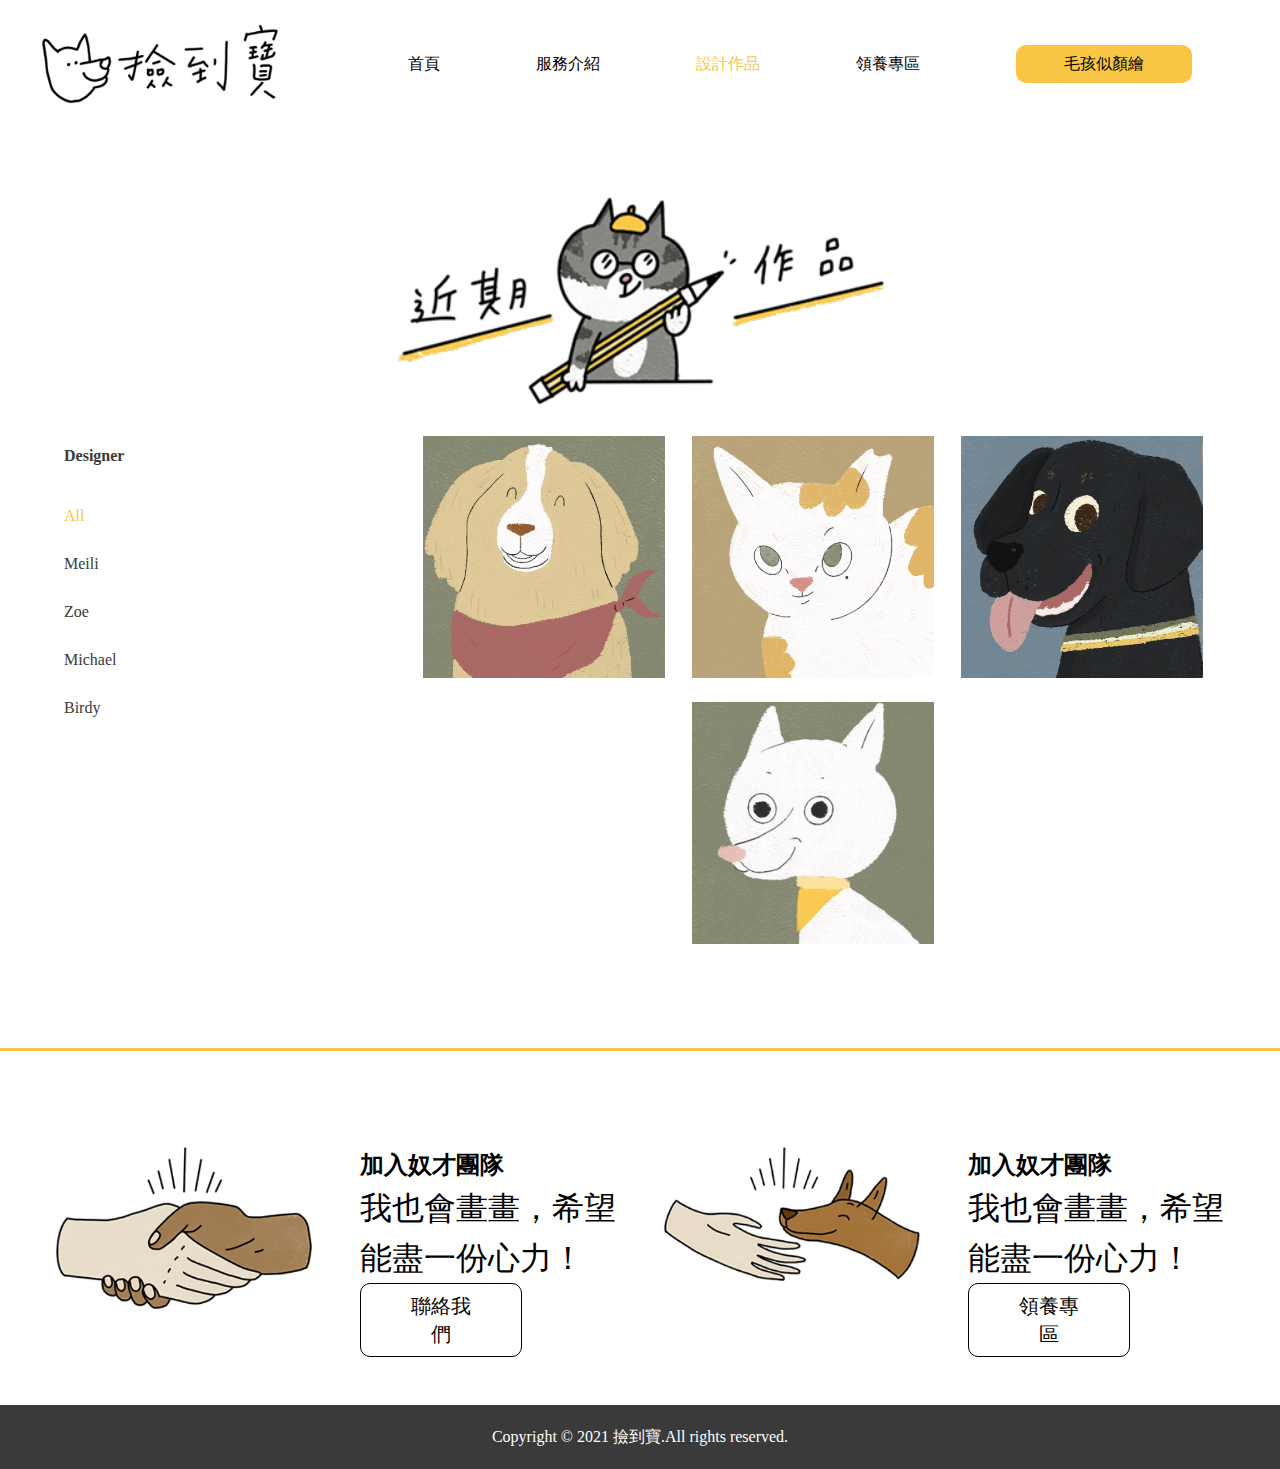
<file: design.html>
<!DOCTYPE html>
<html lang="en">
<head>
    <meta charset="UTF-8">
    <meta http-equiv="X-UA-Compatible" content="IE=edge">
    <meta name="viewport" content="width=device-width, initial-scale=1.0">
    <title>設計作品</title>
    <script src="https://ajax.googleapis.com/ajax/libs/jquery/3.6.1/jquery.min.js"></script>
    <link href="./css/style.css" rel="stylesheet">
    <link href="./css/design.css" rel="stylesheet">
</head>
<body>
    <div class="wrap">
        <div class="nav">
            <img src="./images/logo@2x.png" alt="" class="my-3">
            <ul>
                <li class="item mx-6">
                    <a class="item none-decoration" href="./index.html">首頁</a>
                </li>
                <li class="item mx-6">服務介紹</li>
                <li class="item mx-6">
                    <a class="item none-decoration active" href="./design.html">設計作品</a>
                </li>
                <li class="item mx-6">領養專區</li>
                <li class="button bg-yellow mx-6">毛孩似顏繪</li>
            </ul>
        </div>

        <div class="main">
            <div class="portfolio mb-10 mt-5">
                <img src="./images/title01@2x.png" alt="">
                <div class="content">
                    <div class="banner">
                        <ul>
                            <li class="mb-3 title">Designer</li>
                            <div class="member">
                                <li class="mb-2 active">All</li>
                                <li class="mb-2">Meili</li>
                                <li class="mb-2">Zoe</li>
                                <li class="mb-2">Michael</li>
                                <li class="mb-2">Birdy</li>
                            </div>
                        </ul>
                    </div>
                    <div class="col">
                        <ul>
                            <li>
                                <img id="img1" src="./images/05.png" alt="">
                                <span class="hover-text">
                                    <p>designer</p>
                                    <p class="name">Meili</p>
                                </span>
                            </li>
                            <li>
                                <img id="img2" src="./images/07.png" alt="">
                                <span class="hover-text">
                                    <p>designer</p>
                                    <p class="name">Meili</p>
                                </span>
                            </li>
                            <li>
                                <img id="img3" src="./images/06.png" alt="">
                                <span class="hover-text">
                                    <p>designer</p>
                                    <p class="name">Meili</p>
                                </span>
                            </li>
                            <li>
                                <img id="img4" src="./images/Michael@2x.png" alt="">
                                <span class="hover-text">
                                    <p>designer</p>
                                    <p class="name">Meili</p>
                                </span>
                            </li>
                        </ul>
                    </div>
                </div>


            </div>
        </div>

        <div class="footer">
            <div class="join">
                <div class="container py-6">
                    <div class="col">
                        <img class="img1" src="./images/link01@2x.png" alt="">
                    </div>
                    <div class="col">
                        <p class="title">加入奴才團隊</p>
                        <p class="content">我也會畫畫，希望能盡一份心力！</p>
                        <div class="button border-black">聯絡我們</div>
                    </div>
                    <div class="col">
                        <img class="img2" src="./images/link02@2x.png" alt="">
                    </div>
                    <div class="col">
                        <p class="title">加入奴才團隊</p>
                        <p class="content">我也會畫畫，希望能盡一份心力！</p>
                        <div class="button border-black">領養專區</div>
                    </div>
                </div>
            </div>
            <div class="copyright py-3">
                Copyright © 2021 撿到寶.All rights reserved.
            </div>
        </div>
    </div>
</body>
</html>
</file>
<file: css/design.css>
/* design page */

.portfolio .content{
    display: flex;
    justify-content: center;
    padding: 0 5%;
}

.portfolio .content .banner{
    width: 30%;
}

.portfolio .content .banner .title{
    size: 24px;
    font-weight: bold;
    line-height: 40px;
}

.portfolio .content .banner .active{
    color:#F9C745;
}

.portfolio .content .banner li{
    color:#3A3A3A;
    size: 20px;
    line-height: 32px;
}

.portfolio .content .banner .member li:hover{
    color:#F9C745;
    cursor: pointer;
}

.portfolio .content .banner ul{
    display: flex;
    flex-direction: column;
    align-items: flex-start;
}

.portfolio .content .col{
    flex-wrap: wrap;
    align-items: flex-start;
    width:70%
}

.portfolio .col li{
    margin-bottom: 24px;
    width: 30%;
}

@media(max-width: 767px){
    .portfolio .content{
        flex-direction: column;
        align-items: center;
        justify-content: center;
        padding: 0 5%;
    }

    .portfolio .content .banner .title{
        text-align: center;
    }

    .portfolio .content .banner ul{
        align-items: center;
    }

    .portfolio .content .banner .member{
        display: flex;
        flex-direction: row;
        justify-content: center;
    }

    .portfolio .content .banner{
        width: 100%;
    }

    .portfolio .content .col{
        width:100%
    }

    .portfolio .col li{
        margin-bottom: 16px;
        width: 40%;
    }
}
</file>
<file: css/style.css>
/* http://meyerweb.com/eric/tools/css/reset/ 
   v2.0 | 20110126
   License: none (public domain)
*/

html, body, div, span, applet, object, iframe,
h1, h2, h3, h4, h5, h6, p, blockquote, pre,
a, abbr, acronym, address, big, cite, code,
del, dfn, em, img, ins, kbd, q, s, samp,
small, strike, strong, sub, sup, tt, var,
b, u, i, center,
dl, dt, dd, ol, ul, li,
fieldset, form, label, legend,
table, caption, tbody, tfoot, thead, tr, th, td,
article, aside, canvas, details, embed, 
figure, figcaption, footer, header, hgroup, 
menu, nav, output, ruby, section, summary,
time, mark, audio, video {
	margin: 0;
	padding: 0;
	border: 0;
	font-size: 100%;
	font: inherit;
	vertical-align: baseline;
}
/* HTML5 display-role reset for older browsers */
article, aside, details, figcaption, figure, 
footer, header, hgroup, menu, nav, section {
	display: block;
}
body {
	line-height: 1;
}
ol, ul {
	list-style: none;
}
blockquote, q {
	quotes: none;
}
blockquote:before, blockquote:after,
q:before, q:after {
	content: '';
	content: none;
}
table {
	border-collapse: collapse;
	border-spacing: 0;
}

img{
    display: block;
    max-width: 100%;
    width: auto;
    height: auto;
}


/** custom css*/
.block{
    display: block;
}

.none-decoration{
    text-decoration: none;
}

.pb-10{
    padding-bottom: 80px;
}

.pb-3{
    padding-bottom: 24px;
}

.pt-10{
    padding-top: 80px;
}

.pt-6{
    padding-top: 48px;
}

.px-6{
    padding: 0 48px;
}

.py-1{
    padding: 8px 0;
}

.py-3{
    padding-top: 24px;
    padding-bottom: 24px;
}

.py-6{
    padding-top: 48px;
    padding-bottom: 48px;
}

.mt-5{
    margin-top: 40px;
}

.mt-3{
    margin-top: 24px;
}

.mb-2{
    margin-bottom: 16px;
}

.mb-3{
    margin-bottom: 24px;
}

.mb-6{
    margin-bottom: 48px;
}

.mt-6{
    margin-top: 48px;
}

.mx-3{
    margin-left: 24px;
    margin-right: 24px;
}

.mx-6{
    margin-left: 48px;
    margin-right: 48px;
}

.my-3{
    margin-top: 24px;
    margin-bottom: 24px;
}

.my-5{
    margin-top: 40px;
    margin-bottom: 40px;
}

.my-10{
    margin-top: 80px;
    margin-bottom: 80px;
}

.button{
    border-radius:10px;
    cursor:pointer;
    padding: 8px 48px;
}

.button:hover{
    background-color: #F9C745;
    border: 1px #F9C745 solid;
}

.bg-yellow{
    background-color:#F9C745;
}

.text-yellow{
    color:#F9C745;
}

.text-gray{
    color:#3A3A3A;
}

.border-yellow{
    border: 1px #F9C745 solid;
}

.border-black{
    border: 1px black solid;
}

.mb-10{
    margin-bottom: 80px;
}

.active{
    color:#F9C745
}

.wrap{
    max-width: 100%;
}

.nav {
    display: flex;
    justify-content: space-around;
    align-items: center;
    flex-wrap: nowrap;
    size: 16px;
    line-height: 22px;
}

.nav ul{
    display: flex;
    align-items: center;
    
}

.nav .item a{
    color: black;
}

.nav .item .active{
    color:#F9C745
}

.nav .item:hover{
    cursor:pointer;
    color:#F9C745;
}

.nav .button:hover{
    box-shadow: 0 8px 16px 0 rgba(0,0,0,0.2);
}

.header{
    position: relative;
}

.service{
    display: flex;
    flex-wrap: wrap;
    justify-content:center;
    align-items:center;
    padding: 0 10%;
}

.service .col{
    margin: 0 24px;
    width: 40%;
}

.service .context .subtitle{
    font-size: 24px;
    line-height: 40px;
}

.service .context .title{
    font-size: 32px;
    line-height: 50px;
    font-weight: bold;
}

.service .context .intro{
    font-size: 16px;
    line-height: 32px;
}


.portfolio{
    display: flex;
    flex-direction: column;
    justify-content:space-between;
    align-items:center;
}

.portfolio ul{
    display: flex;
    flex-wrap: wrap;
    justify-content:space-around;
    align-items:center;
}

.portfolio li{
    position: relative;
    width: 23.33%;
}

.portfolio li .hover-text{
    display: none;
    position: absolute;
    bottom:5%;
    left:5%;
    color: white;
}

.portfolio li .hover-text .name{
    size: 24px;
    line-height: 40px;
    font-weight: bold;

}

.portfolio li:hover{
    filter: brightness(70%);
}

.portfolio li img:hover + .hover-text{
    display: block;
}

.adoption{
    display: flex;
    flex-direction: column;
    justify-content:space-between;
    align-items:center;
}

.adoption ul{
    display: flex;
    justify-content:space-around;
    align-items:center;
}

.adoption img{
    border-radius: 10px 10px 0 0;
}

.adoption li{
    box-shadow: 0 4px 8px 0 rgba(0,0,0,0.2);
    border-radius: 10px;
    width: 30%;
}

.adoption li:hover{
    box-shadow: 0 8px 16px 0 rgba(0,0,0,0.2);
}

.adoption .card .info{
    border-bottom: 1px #ECECEC solid;line-height: 24px;
}

.adoption .card .btn{
    color: #3A3A3A;
    text-align: center;
}

.join {
    border-top: 3px #F9C745 solid;
}

.join .container{
    display: flex;
    justify-content:center;
}

.join .container .col{
    padding-top:48px;
    margin: 0 24px;
    width: 20%;
}

.join .container .col .title{
    font-size: 24px;
    line-height: 36px;
    font-weight: bold;
}

.join .container .col .content{
    font-size: 32px;
    line-height: 50px;
}


.join .container .col .button{
    max-width: 25%;
    text-align: center;
    font-size: 20px;
    line-height: 28px;
}

.copyright{
    text-align: center;
    background-color: #3A3A3A;
    color: white;
}

.fixed-logo{
    position: fixed;
    right: 0;
    bottom: 0;
}

@media(max-width: 767px){
    .nav ul{
        display: none;
    }

    .service{
        flex-direction: column-reverse;
    }

    .service .col{
        width: 98%;
    }

    .fixed-logo{
        content: url('../images/btn2.png');
    }

    .service img{
        content: url('../images/home01.png');
    }

    .header img{
        min-width: 100%;
        background-size: cover;
        content: url('../images/home_mobile.png');
    }

    .portfolio li{
        margin: 5px;
        width: 48%;
    }

    .adoption ul{
        flex-direction: column;
        align-items: center;
    }

    .adoption li{
        box-shadow: 0 4px 8px 0 rgba(0,0,0,0.2);
        border-radius: 10px;
        margin:15px;
        width: 98%;
    }

    .join .container{
        flex-direction: column;
        align-items: center;
    }

    .join .container .col{
        padding-top:48px;
        margin: 0 24px;
        width: 50%;
    }

    .join .container .col .button{
        max-width: 30%;
    }
}
</file>
